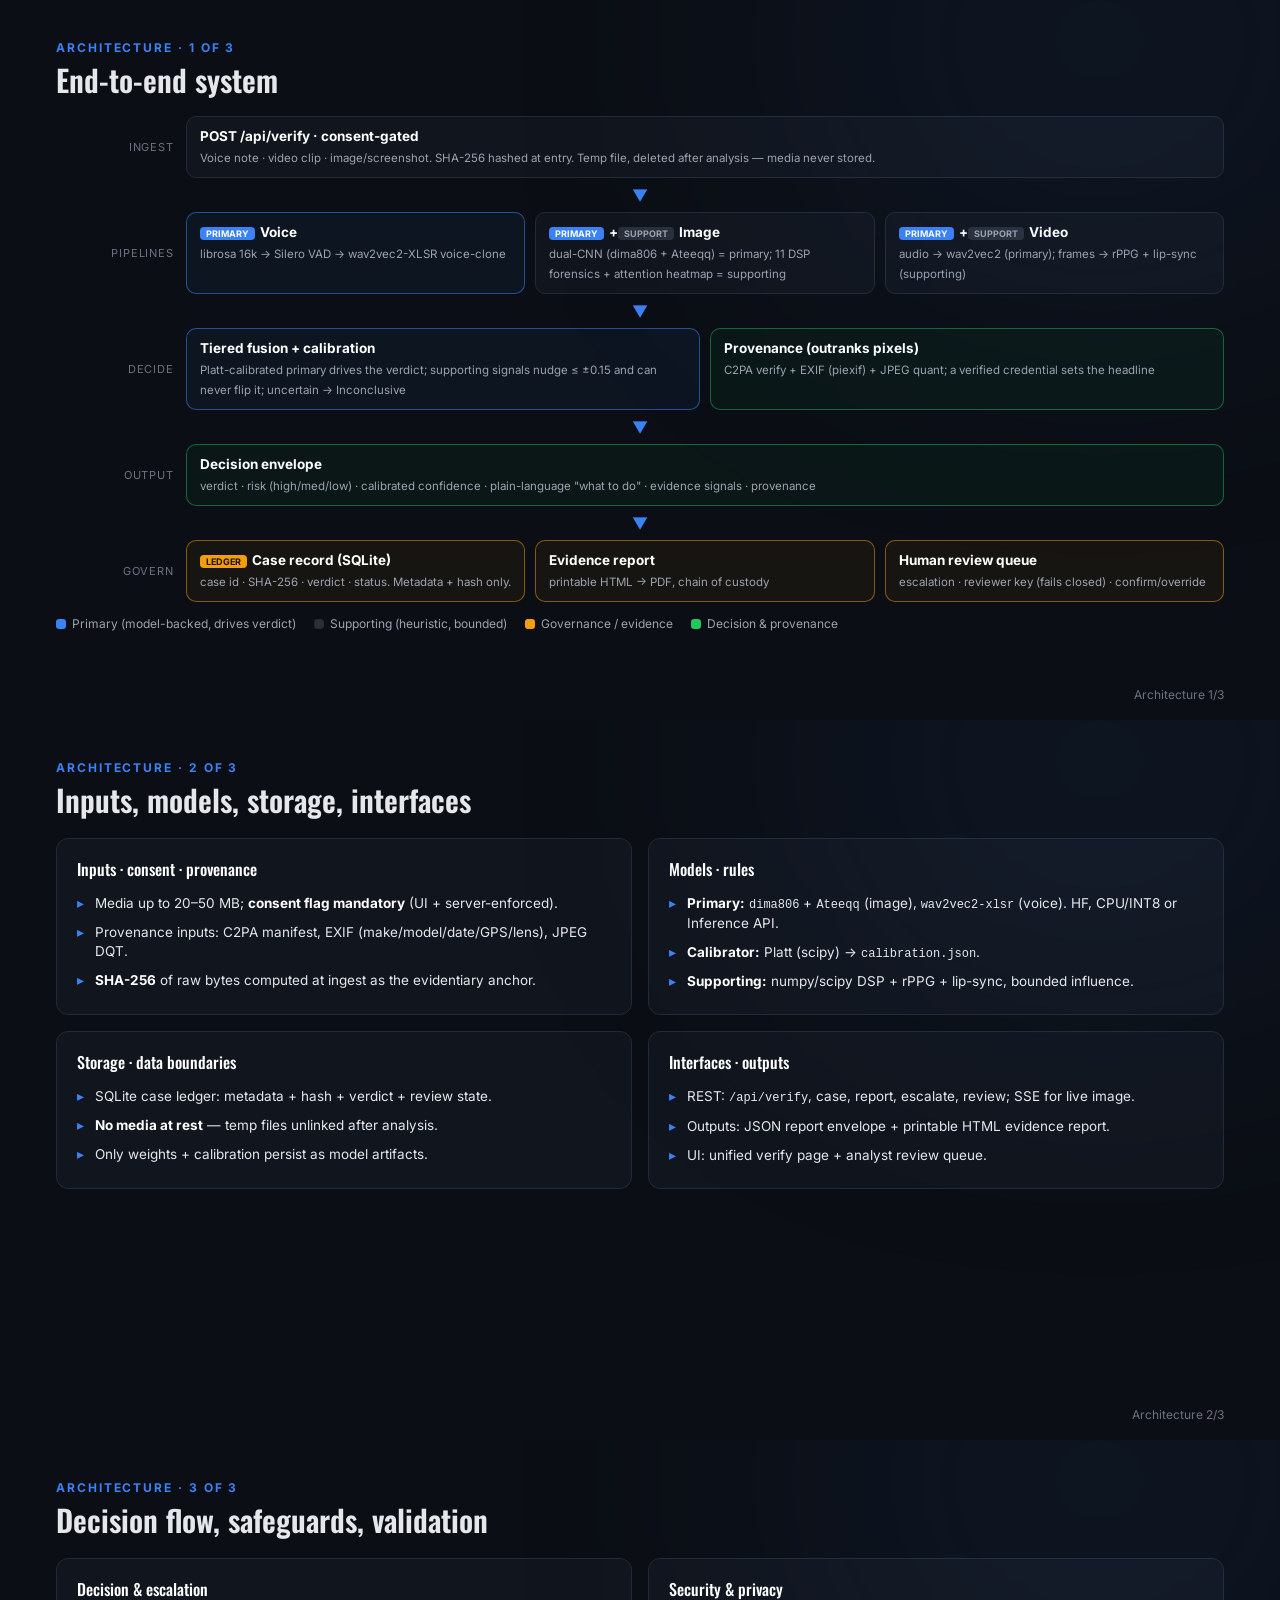
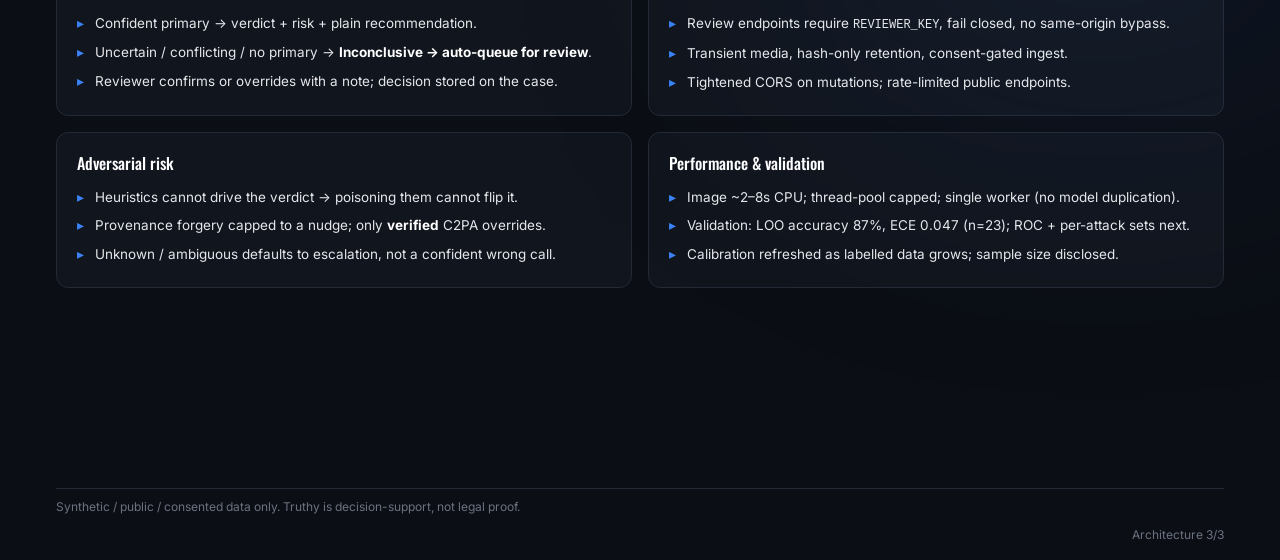
<file: submission/architecture.html>
<!DOCTYPE html>
<html lang="en"><head><meta charset="UTF-8">
<title>Truthy — Architecture Overview</title>
<link href="https://fonts.googleapis.com/css2?family=Oswald:wght@400;500;600;700&family=Inter:wght@400;500;600&display=swap" rel="stylesheet">
<style>
@page { size: 1280px 720px; margin: 0; }
*{box-sizing:border-box;margin:0;padding:0;}
:root{--bg:#0b0e14;--panel:#11151d;--panel2:#0e121a;--bd:#232a36;--tx:#e5e7eb;--mut:#9ca3af;--mut2:#6b7280;
--pri:#3b82f6;--sup:#8a8e96;--gov:#f59e0b;--ok:#22c55e;--hi:#ef4444;}
html{font-family:'Inter','Segoe UI',sans-serif;}
.page{width:1280px;height:720px;background:var(--bg);color:var(--tx);position:relative;overflow:hidden;page-break-after:always;padding:40px 56px;}
.page:last-child{page-break-after:auto;}
.glow{position:absolute;top:-160px;right:-120px;width:600px;height:400px;border-radius:50%;background:rgba(59,130,246,.10);filter:blur(150px);}
.kick{font-size:12px;letter-spacing:.16em;text-transform:uppercase;color:var(--pri);font-weight:700;}
h2{font-family:Oswald;font-size:30px;font-weight:600;margin:2px 0 4px;}
.flow{display:flex;flex-direction:column;gap:9px;margin-top:14px;}
.layer{display:flex;align-items:center;gap:12px;}
.lbl{width:118px;flex:0 0 auto;font-size:11px;text-transform:uppercase;letter-spacing:.08em;color:var(--mut2);text-align:right;}
.boxes{flex:1;display:flex;gap:10px;}
.box{flex:1;background:var(--panel);border:1px solid var(--bd);border-radius:10px;padding:11px 13px;}
.box b{display:block;color:#fff;font-size:13.5px;margin-bottom:2px;}
.box small{color:var(--mut);font-size:11.5px;line-height:1.3;}
.box.pri{border-color:rgba(59,130,246,.55);background:rgba(59,130,246,.06);}
.box.sup{border-color:var(--bd);}
.box.gov{border-color:rgba(245,158,11,.5);background:rgba(245,158,11,.05);}
.box.dec{border-color:rgba(34,197,94,.45);background:rgba(34,197,94,.05);}
.arrowrow{display:flex;justify-content:center;color:var(--pri);font-size:16px;margin:-2px 0;}
.tag{display:inline-block;font-size:9px;font-weight:700;text-transform:uppercase;padding:1px 6px;border-radius:4px;margin-right:5px;vertical-align:middle;}
.tag.pri{background:var(--pri);color:#fff;} .tag.sup{background:#2a2f3a;color:var(--mut);} .tag.gov{background:var(--gov);color:#1a1407;}
.legend{display:flex;gap:18px;margin-top:14px;font-size:12px;color:var(--mut);align-items:center;}
.legend span{display:inline-flex;align-items:center;gap:6px;}
.dot{width:10px;height:10px;border-radius:3px;display:inline-block;}
.note{position:absolute;right:56px;bottom:46px;left:56px;font-size:12px;color:var(--mut2);border-top:1px solid var(--bd);padding-top:10px;}
.pageno{position:absolute;bottom:18px;right:56px;font-size:12px;color:var(--mut2);}
.grid2{display:grid;grid-template-columns:1fr 1fr;gap:16px;margin-top:16px;}
.card{background:var(--panel);border:1px solid var(--bd);border-radius:12px;padding:18px 20px;}
.card h3{font-size:16px;color:#fff;margin-bottom:8px;font-family:Oswald;font-weight:500;}
ul{list-style:none;} ul li{font-size:13.5px;color:var(--tx);padding:5px 0 5px 18px;position:relative;line-height:1.4;}
ul li::before{content:"▸";position:absolute;left:0;color:var(--pri);}
ul li b{color:#fff;} .mono{font-family:ui-monospace,Menlo,Consolas,monospace;font-size:12px;}
</style></head>
<body>
<!-- PAGES -->
<section class="page"><div class="glow"></div>
  <div class="kick">Architecture · 1 of 3</div>
  <h2>End-to-end system</h2>
  <div class="flow">
    <div class="layer"><div class="lbl">Ingest</div><div class="boxes">
      <div class="box"><b>POST /api/verify · consent-gated</b><small>Voice note · video clip · image/screenshot. SHA-256 hashed at entry. Temp file, deleted after analysis — media never stored.</small></div>
    </div></div>
    <div class="arrowrow">▼</div>
    <div class="layer"><div class="lbl">Pipelines</div><div class="boxes">
      <div class="box pri"><b><span class="tag pri">primary</span>Voice</b><small>librosa 16k → Silero VAD → wav2vec2-XLSR voice-clone</small></div>
      <div class="box"><b><span class="tag pri">primary</span>+<span class="tag sup">support</span>Image</b><small>dual-CNN (dima806 + Ateeqq) = primary; 11 DSP forensics + attention heatmap = supporting</small></div>
      <div class="box"><b><span class="tag pri">primary</span>+<span class="tag sup">support</span>Video</b><small>audio → wav2vec2 (primary); frames → rPPG + lip-sync (supporting)</small></div>
    </div></div>
    <div class="arrowrow">▼</div>
    <div class="layer"><div class="lbl">Decide</div><div class="boxes">
      <div class="box pri"><b>Tiered fusion + calibration</b><small>Platt-calibrated primary drives the verdict; supporting signals nudge ≤ ±0.15 and can never flip it; uncertain → Inconclusive</small></div>
      <div class="box dec"><b>Provenance (outranks pixels)</b><small>C2PA verify + EXIF (piexif) + JPEG quant; a verified credential sets the headline</small></div>
    </div></div>
    <div class="arrowrow">▼</div>
    <div class="layer"><div class="lbl">Output</div><div class="boxes">
      <div class="box dec"><b>Decision envelope</b><small>verdict · risk (high/med/low) · calibrated confidence · plain-language "what to do" · evidence signals · provenance</small></div>
    </div></div>
    <div class="arrowrow">▼</div>
    <div class="layer"><div class="lbl">Govern</div><div class="boxes">
      <div class="box gov"><b><span class="tag gov">ledger</span>Case record (SQLite)</b><small>case id · SHA-256 · verdict · status. Metadata + hash only.</small></div>
      <div class="box gov"><b>Evidence report</b><small>printable HTML → PDF, chain of custody</small></div>
      <div class="box gov"><b>Human review queue</b><small>escalation · reviewer key (fails closed) · confirm/override</small></div>
    </div></div>
  </div>
  <div class="legend">
    <span><i class="dot" style="background:var(--pri)"></i> Primary (model-backed, drives verdict)</span>
    <span><i class="dot" style="background:#2a2f3a;border:1px solid var(--bd)"></i> Supporting (heuristic, bounded)</span>
    <span><i class="dot" style="background:var(--gov)"></i> Governance / evidence</span>
    <span><i class="dot" style="background:var(--ok)"></i> Decision &amp; provenance</span>
  </div>
  <div class="pageno">Architecture 1/3</div>
</section>

<section class="page"><div class="glow"></div>
  <div class="kick">Architecture · 2 of 3</div>
  <h2>Inputs, models, storage, interfaces</h2>
  <div class="grid2">
    <div class="card"><h3>Inputs · consent · provenance</h3><ul>
      <li>Media up to 20–50 MB; <b>consent flag mandatory</b> (UI + server-enforced).</li>
      <li>Provenance inputs: C2PA manifest, EXIF (make/model/date/GPS/lens), JPEG DQT.</li>
      <li><b>SHA-256</b> of raw bytes computed at ingest as the evidentiary anchor.</li>
    </ul></div>
    <div class="card"><h3>Models · rules</h3><ul>
      <li><b>Primary:</b> <span class="mono">dima806</span> + <span class="mono">Ateeqq</span> (image), <span class="mono">wav2vec2-xlsr</span> (voice). HF, CPU/INT8 or Inference API.</li>
      <li><b>Calibrator:</b> Platt (scipy) → <span class="mono">calibration.json</span>.</li>
      <li><b>Supporting:</b> numpy/scipy DSP + rPPG + lip-sync, bounded influence.</li>
    </ul></div>
    <div class="card"><h3>Storage · data boundaries</h3><ul>
      <li>SQLite case ledger: metadata + hash + verdict + review state.</li>
      <li><b>No media at rest</b> — temp files unlinked after analysis.</li>
      <li>Only weights + calibration persist as model artifacts.</li>
    </ul></div>
    <div class="card"><h3>Interfaces · outputs</h3><ul>
      <li>REST: <span class="mono">/api/verify</span>, case, report, escalate, review; SSE for live image.</li>
      <li>Outputs: JSON report envelope + printable HTML evidence report.</li>
      <li>UI: unified verify page + analyst review queue.</li>
    </ul></div>
  </div>
  <div class="pageno">Architecture 2/3</div>
</section>

<section class="page"><div class="glow"></div>
  <div class="kick">Architecture · 3 of 3</div>
  <h2>Decision flow, safeguards, validation</h2>
  <div class="grid2">
    <div class="card"><h3>Decision &amp; escalation</h3><ul>
      <li>Confident primary → verdict + risk + plain recommendation.</li>
      <li>Uncertain / conflicting / no primary → <b>Inconclusive → auto-queue for review</b>.</li>
      <li>Reviewer confirms or overrides with a note; decision stored on the case.</li>
    </ul></div>
    <div class="card"><h3>Security &amp; privacy</h3><ul>
      <li>Review endpoints require <span class="mono">REVIEWER_KEY</span>, fail closed, no same-origin bypass.</li>
      <li>Transient media, hash-only retention, consent-gated ingest.</li>
      <li>Tightened CORS on mutations; rate-limited public endpoints.</li>
    </ul></div>
    <div class="card"><h3>Adversarial risk</h3><ul>
      <li>Heuristics cannot drive the verdict → poisoning them cannot flip it.</li>
      <li>Provenance forgery capped to a nudge; only <b>verified</b> C2PA overrides.</li>
      <li>Unknown / ambiguous defaults to escalation, not a confident wrong call.</li>
    </ul></div>
    <div class="card"><h3>Performance &amp; validation</h3><ul>
      <li>Image ~2–8s CPU; thread-pool capped; single worker (no model duplication).</li>
      <li>Validation: LOO accuracy 87%, ECE 0.047 (n=23); ROC + per-attack sets next.</li>
      <li>Calibration refreshed as labelled data grows; sample size disclosed.</li>
    </ul></div>
  </div>
  <div class="note">Synthetic / public / consented data only. Truthy is decision-support, not legal proof.</div>
  <div class="pageno">Architecture 3/3</div>
</section>
</body></html>
</file>
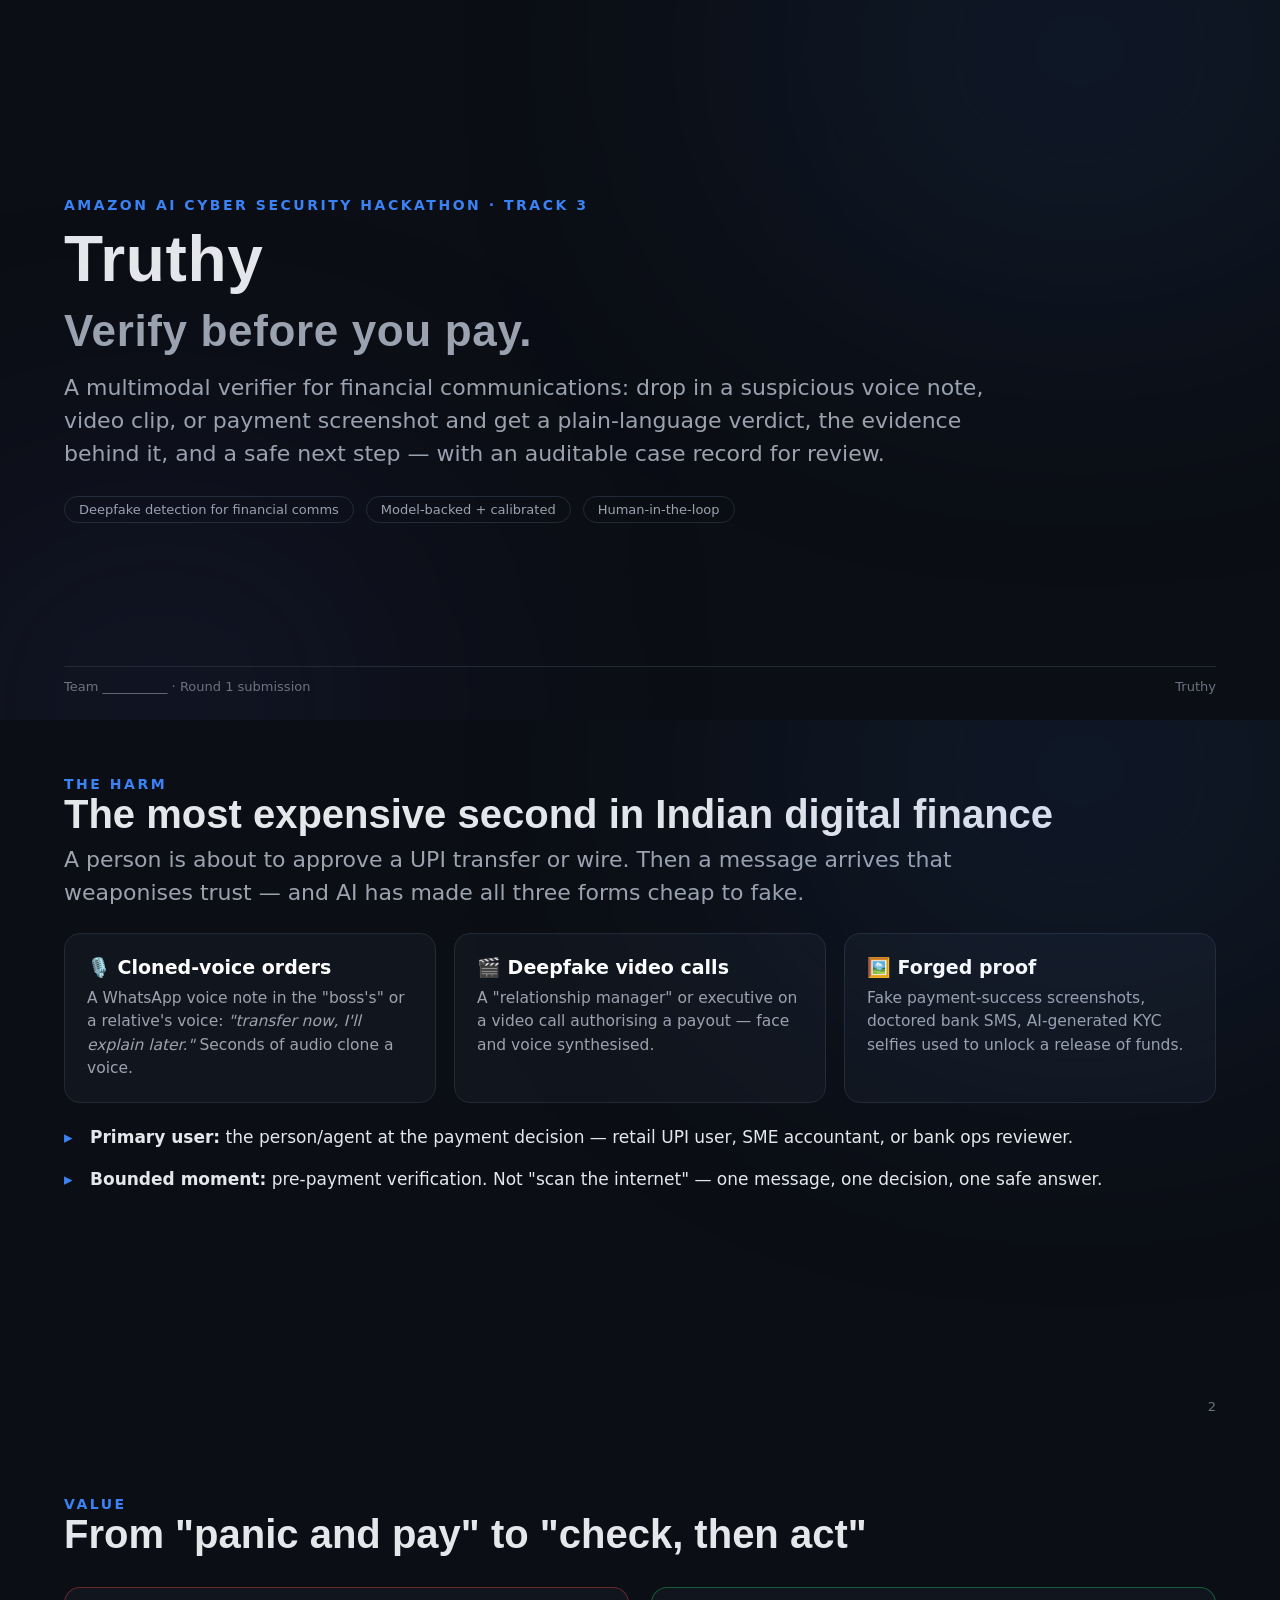
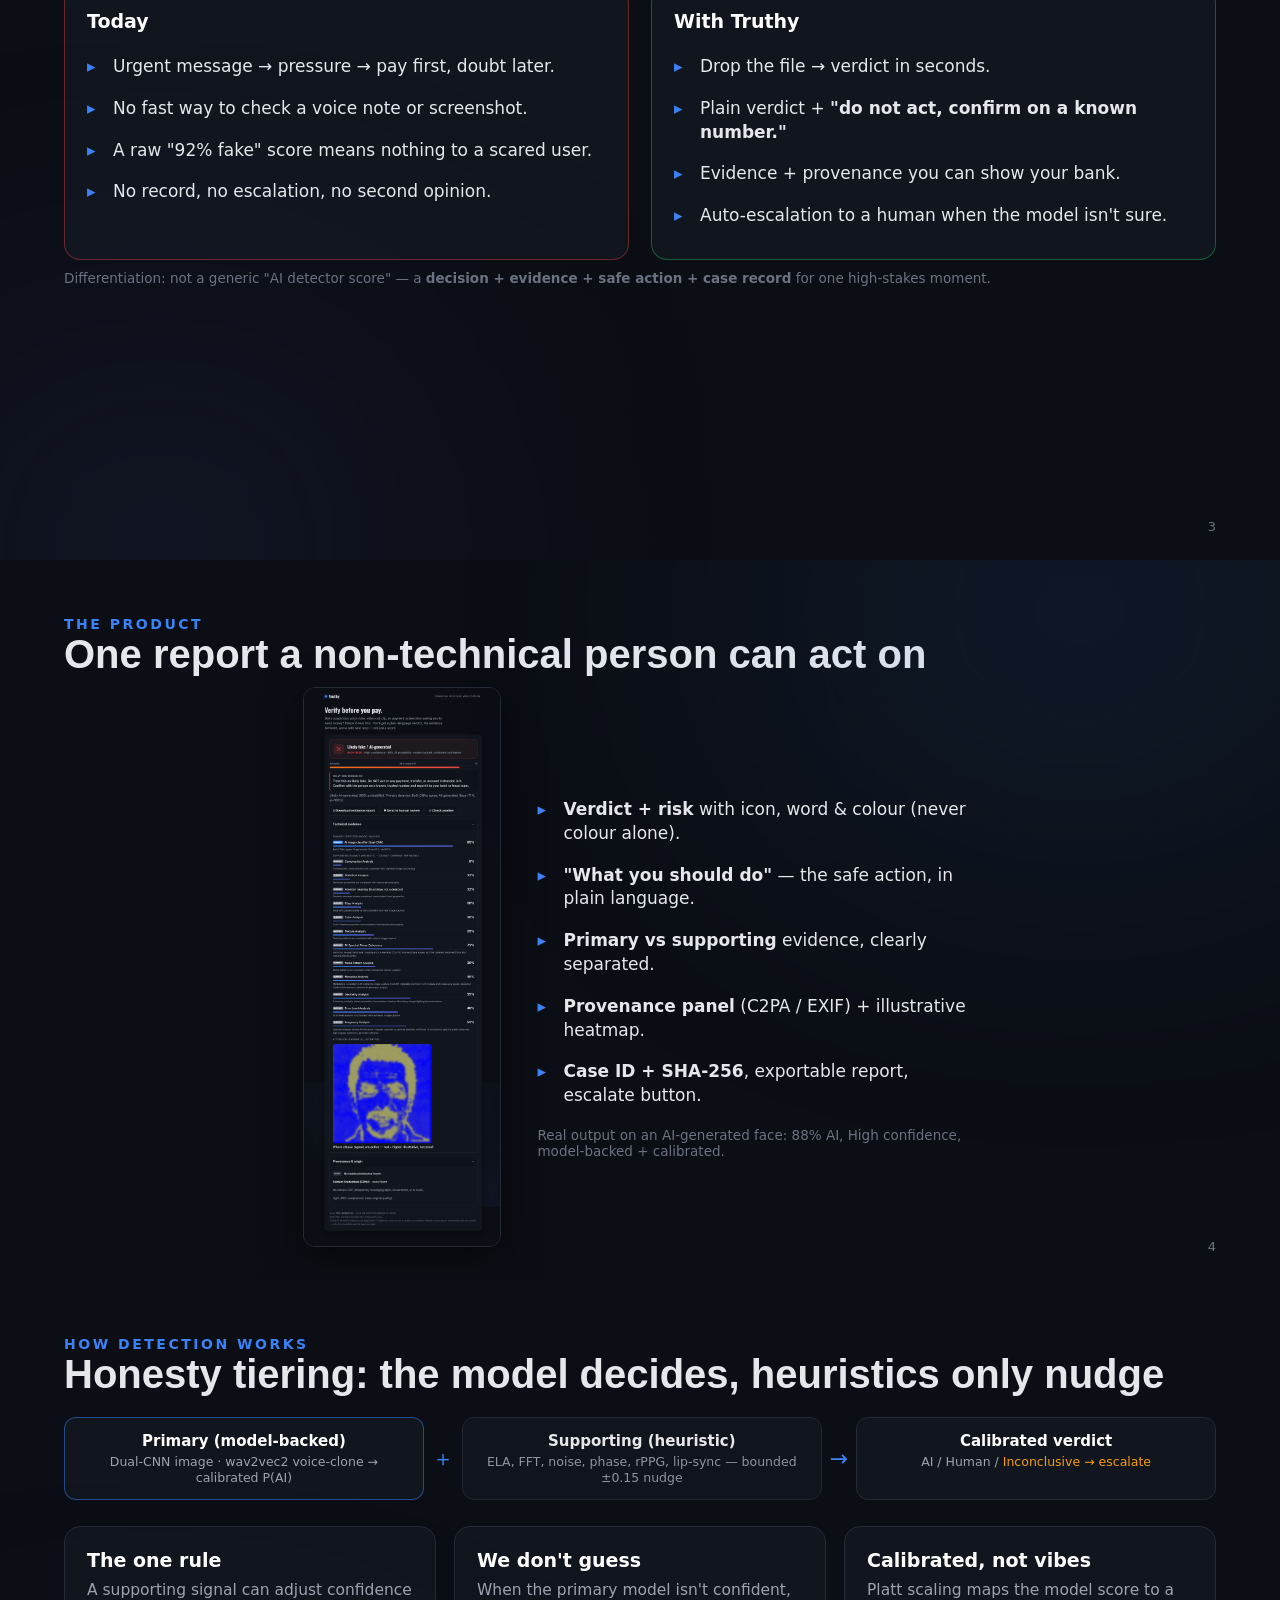
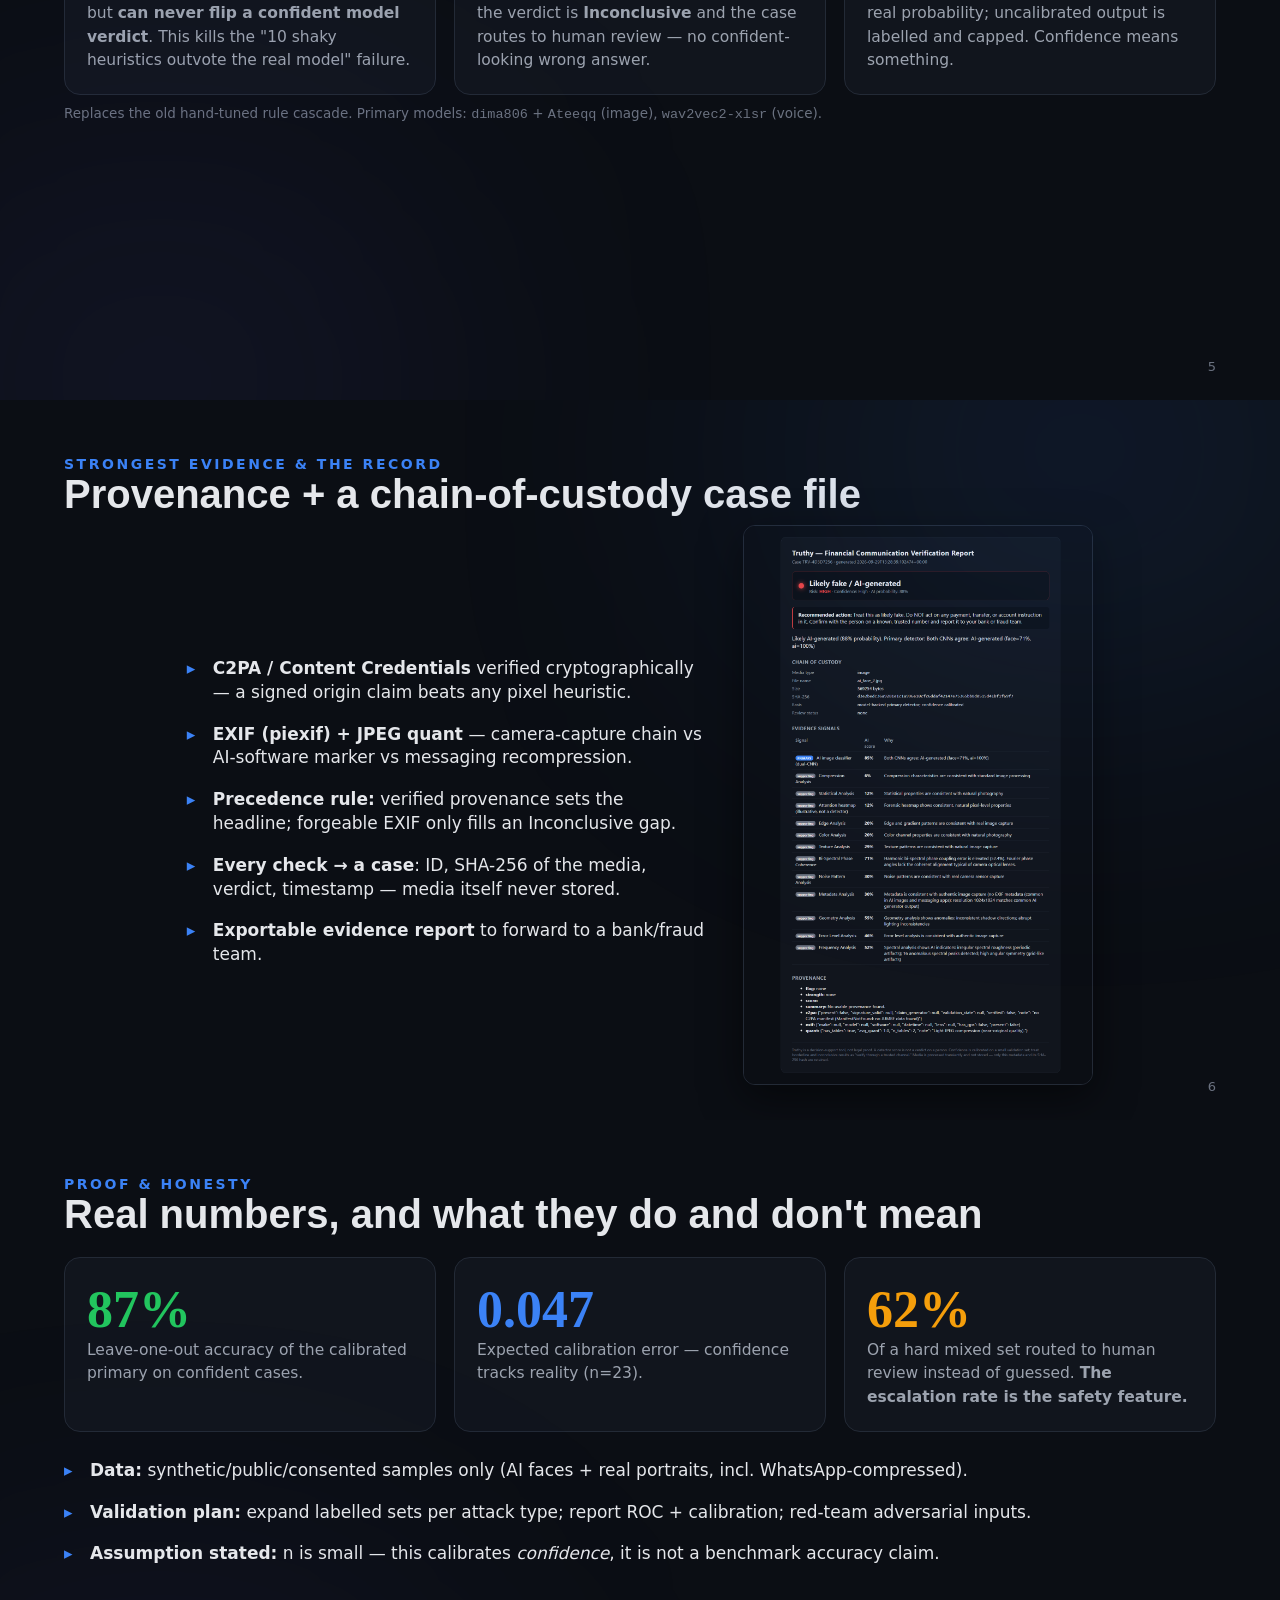
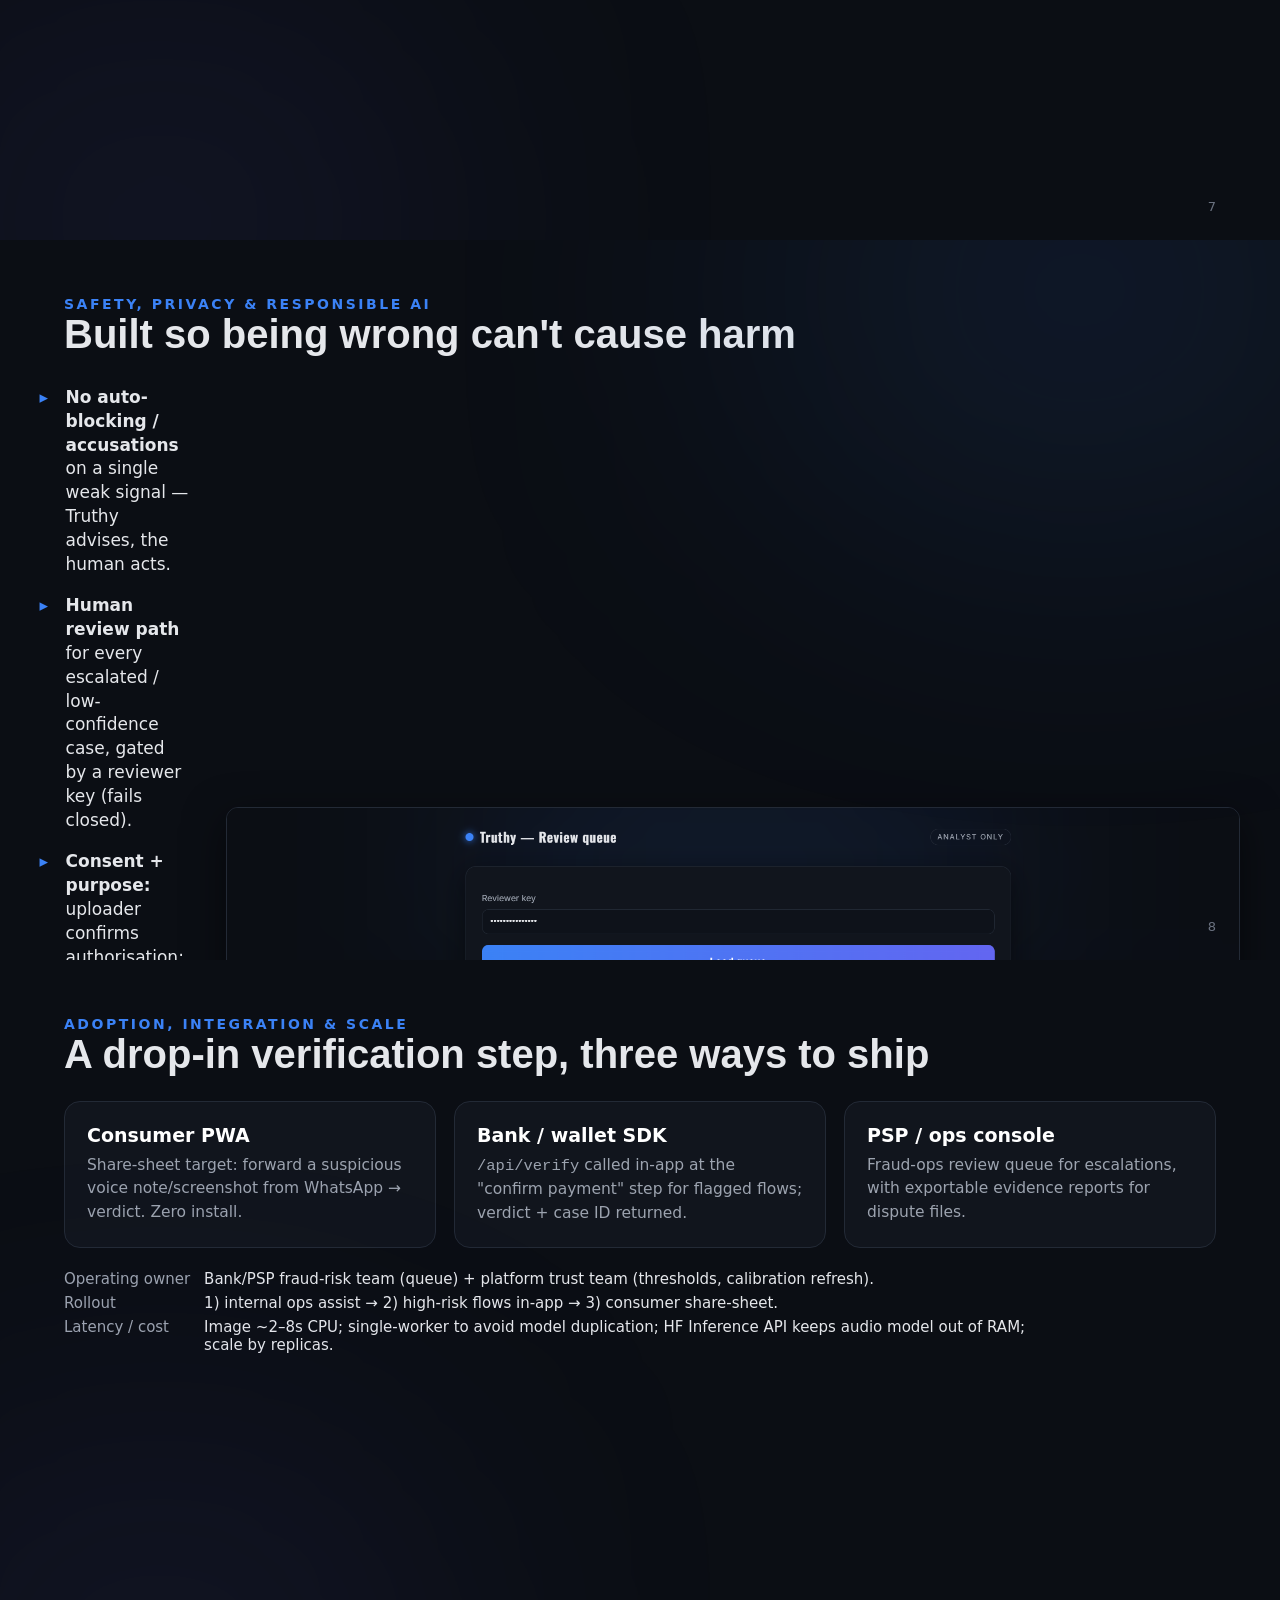
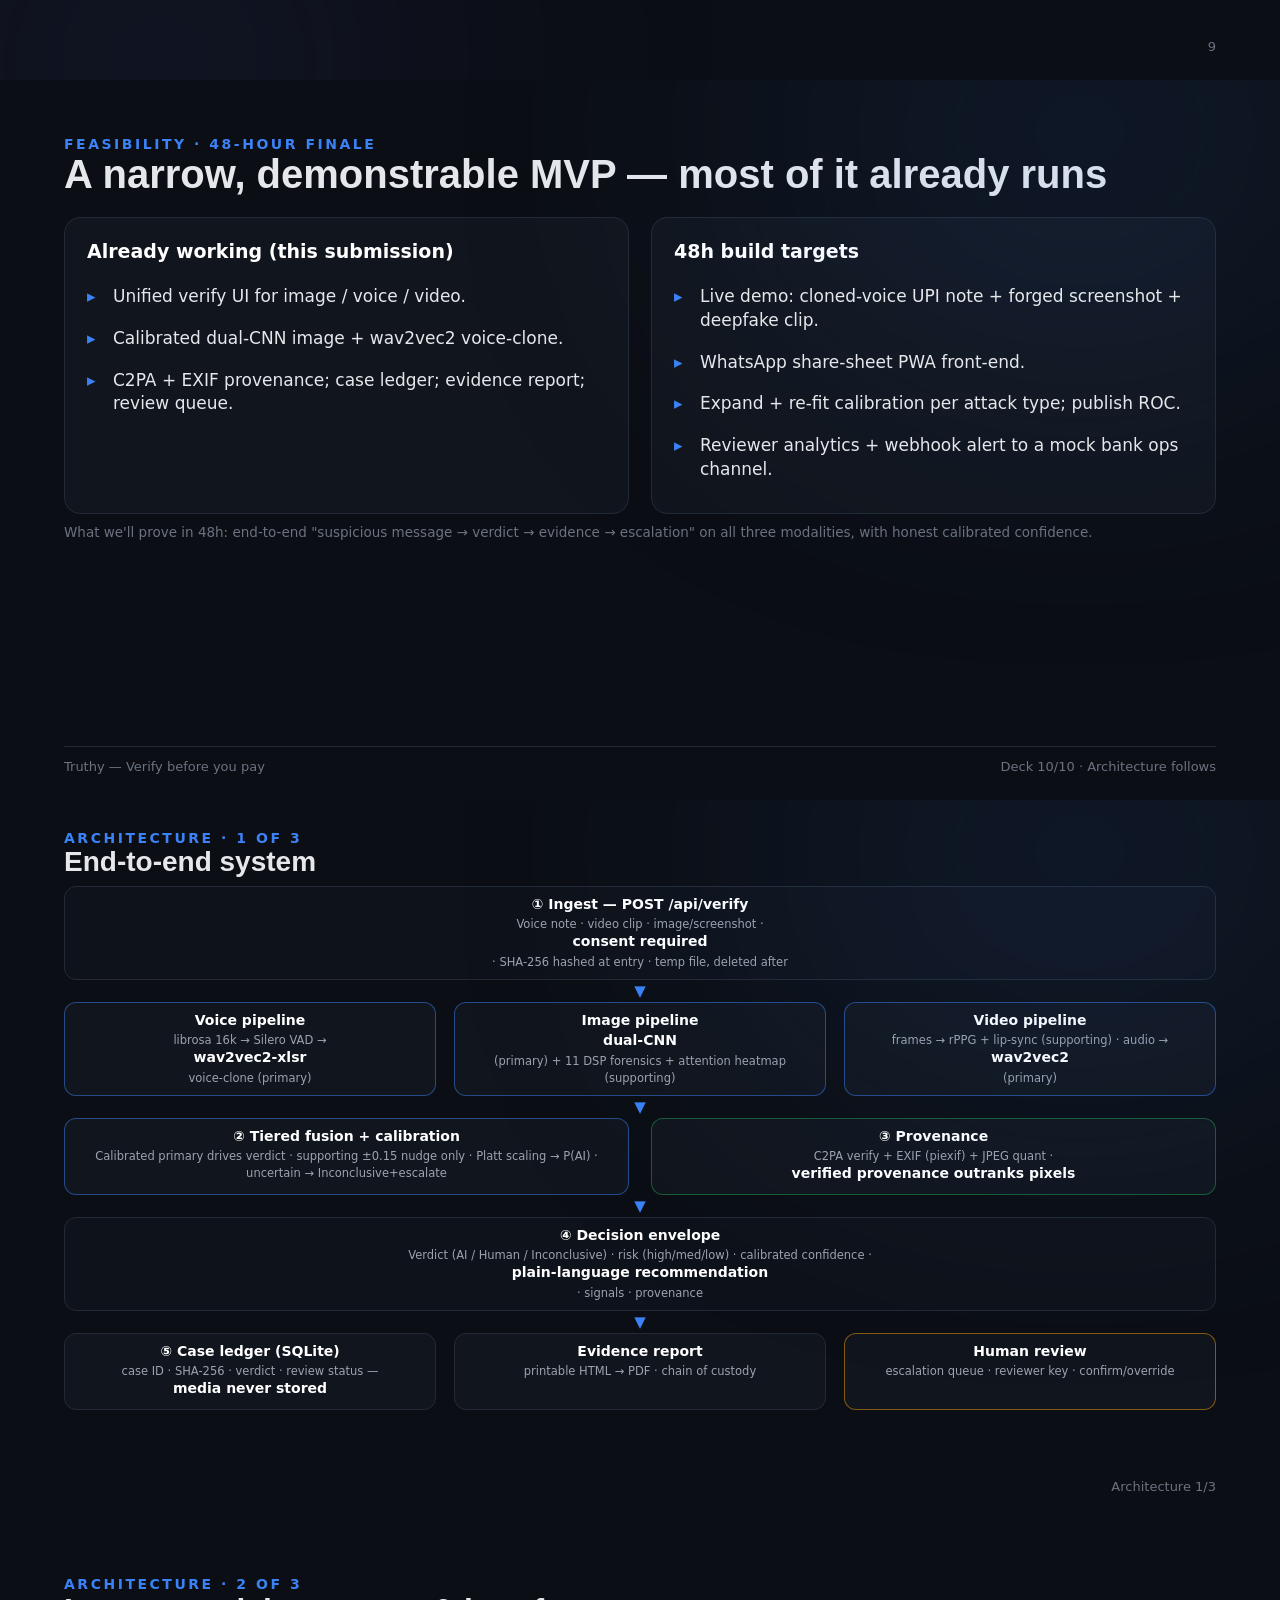
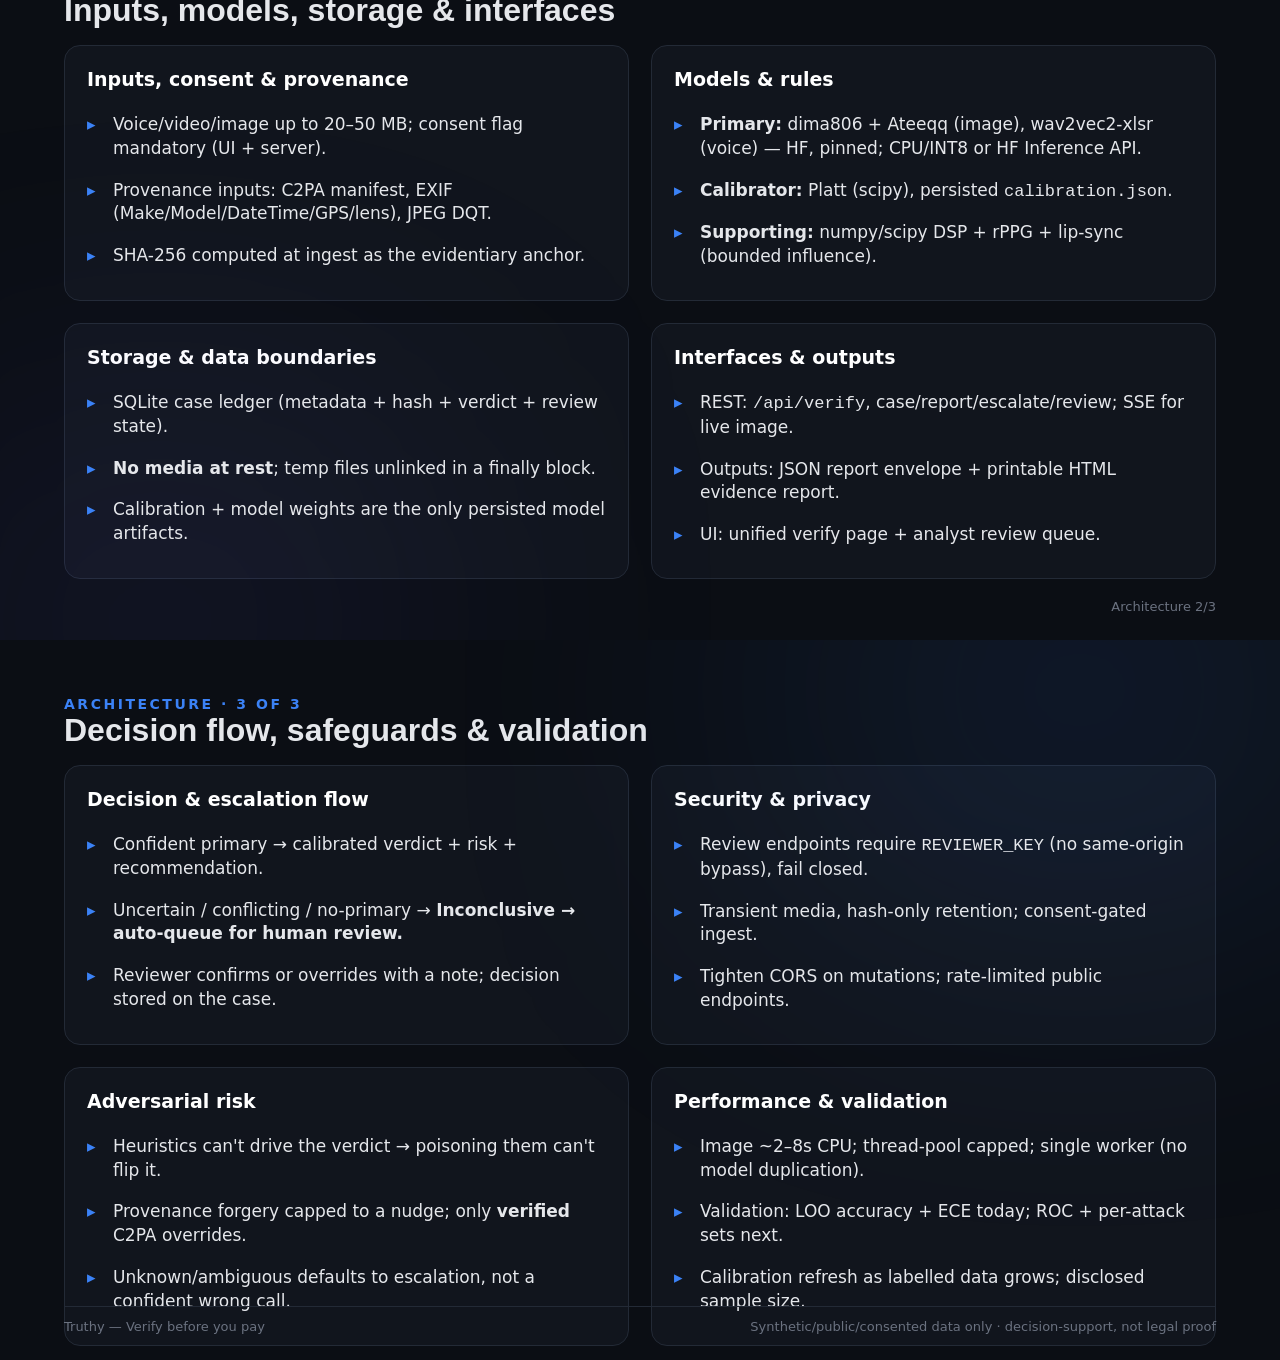
<file: submission/deck.html>
<!DOCTYPE html>
<html lang="en"><head><meta charset="UTF-8">
<title>Truthy — Round 1 Submission</title>
<style>
@page { size: 1280px 720px; margin: 0; }
* { box-sizing: border-box; margin: 0; padding: 0; }
:root{--bg:#0b0e14;--panel:#11151d;--panel2:#0e121a;--bd:#232a36;--tx:#e5e7eb;--mut:#9ca3af;--mut2:#6b7280;--br:#3b82f6;--br2:#6366f1;--hi:#ef4444;--me:#f59e0b;--lo:#22c55e;}
html{font-family:'Segoe UI',Inter,system-ui,sans-serif;}
.page{width:1280px;height:720px;background:var(--bg);color:var(--tx);position:relative;overflow:hidden;page-break-after:always;padding:56px 64px;}
.page:last-child{page-break-after:auto;}
.glow{position:absolute;top:-160px;right:-120px;width:640px;height:420px;border-radius:50%;background:rgba(59,130,246,.13);filter:blur(150px);pointer-events:none;}
.glow2{position:absolute;bottom:-160px;left:-100px;width:520px;height:360px;border-radius:50%;background:rgba(99,102,241,.12);filter:blur(150px);}
.kick{font-size:14px;letter-spacing:.18em;text-transform:uppercase;color:var(--br);font-weight:700;}
h1{font-family:Oswald,'Segoe UI',sans-serif;font-size:64px;font-weight:700;line-height:1.02;margin:14px 0;letter-spacing:.01em;}
h2{font-family:Oswald,'Segoe UI',sans-serif;font-size:40px;font-weight:600;margin-bottom:6px;}
.lead{font-size:22px;color:var(--mut);max-width:920px;line-height:1.5;}
.foot{position:absolute;bottom:26px;left:64px;right:64px;display:flex;justify-content:space-between;font-size:13px;color:var(--mut2);border-top:1px solid var(--bd);padding-top:12px;}
.tag{display:inline-block;font-size:13px;color:var(--mut);border:1px solid var(--bd);border-radius:999px;padding:5px 14px;}
.grid2{display:grid;grid-template-columns:1fr 1fr;gap:22px;margin-top:24px;}
.grid3{display:grid;grid-template-columns:1fr 1fr 1fr;gap:18px;margin-top:24px;}
.card{background:var(--panel);border:1px solid var(--bd);border-radius:16px;padding:22px;}
.card h3{font-size:19px;margin-bottom:8px;color:#fff;}
.card p{font-size:15.5px;color:var(--mut);line-height:1.5;}
.big{font-size:52px;font-weight:800;font-family:Oswald;}
.hi{color:var(--hi);}.me{color:var(--me);}.lo{color:var(--lo);}.brc{color:var(--br);}
ul.clean{list-style:none;margin-top:14px;}
ul.clean li{font-size:17px;color:var(--tx);padding:9px 0 9px 26px;position:relative;line-height:1.4;}
ul.clean li::before{content:"▸";position:absolute;left:0;color:var(--br);}
.shot{border:1px solid var(--bd);border-radius:12px;max-height:540px;box-shadow:0 12px 40px rgba(0,0,0,.5);}
.center{display:flex;align-items:center;justify-content:center;gap:36px;}
.pageno{position:absolute;bottom:26px;right:64px;font-size:13px;color:var(--mut2);}
.title-wrap{height:100%;display:flex;flex-direction:column;justify-content:center;}
.pill-row{display:flex;gap:12px;margin-top:26px;}
.flow{display:flex;align-items:stretch;gap:0;margin-top:20px;}
.node{background:var(--panel);border:1px solid var(--bd);border-radius:12px;padding:14px 16px;font-size:14px;flex:1;text-align:center;}
.node b{display:block;color:#fff;font-size:15px;margin-bottom:3px;}
.node small{color:var(--mut);font-size:12.5px;}
.arrow{display:flex;align-items:center;color:var(--br);font-size:22px;padding:0 8px;}
.prim{border-color:rgba(59,130,246,.5);}
.supp{border-color:var(--bd);opacity:.9;}
.note{font-size:13.5px;color:var(--mut2);margin-top:10px;}
.kv{display:grid;grid-template-columns:auto 1fr;gap:6px 14px;font-size:15px;margin-top:8px;}
.kv .k{color:var(--mut);}
</style></head>
<body>

<!-- SLIDE 1 — TITLE -->
<section class="page"><div class="glow"></div><div class="glow2"></div>
  <div class="title-wrap">
    <div class="kick">Amazon AI Cyber Security Hackathon · Track 3</div>
    <h1>Truthy<br><span style="font-size:44px;color:var(--mut);font-weight:600">Verify before you pay.</span></h1>
    <p class="lead">A multimodal verifier for financial communications: drop in a suspicious voice note,
      video clip, or payment screenshot and get a plain-language verdict, the evidence behind it, and a
      safe next step — with an auditable case record for review.</p>
    <div class="pill-row">
      <span class="tag">Deepfake detection for financial comms</span>
      <span class="tag">Model-backed + calibrated</span>
      <span class="tag">Human-in-the-loop</span>
    </div>
  </div>
  <div class="foot"><span>Team __________ · Round 1 submission</span><span>Truthy</span></div>
</section>

<!-- SLIDE 2 — PROBLEM / USER -->
<section class="page"><div class="glow"></div>
  <div class="kick">The harm</div>
  <h2>The most expensive second in Indian digital finance</h2>
  <p class="lead">A person is about to approve a UPI transfer or wire. Then a message arrives that
    weaponises trust — and AI has made all three forms cheap to fake.</p>
  <div class="grid3">
    <div class="card"><h3>🎙️ Cloned-voice orders</h3><p>A WhatsApp voice note in the "boss's" or a
      relative's voice: <i>"transfer now, I'll explain later."</i> Seconds of audio clone a voice.</p></div>
    <div class="card"><h3>🎬 Deepfake video calls</h3><p>A "relationship manager" or executive on a
      video call authorising a payout — face and voice synthesised.</p></div>
    <div class="card"><h3>🖼️ Forged proof</h3><p>Fake payment-success screenshots, doctored bank SMS,
      AI-generated KYC selfies used to unlock a release of funds.</p></div>
  </div>
  <ul class="clean">
    <li><b>Primary user:</b> the person/agent at the payment decision — retail UPI user, SME accountant, or bank ops reviewer.</li>
    <li><b>Bounded moment:</b> pre-payment verification. Not "scan the internet" — one message, one decision, one safe answer.</li>
  </ul>
  <div class="pageno">2</div>
</section>

<!-- SLIDE 3 — BEFORE / AFTER -->
<section class="page"><div class="glow2"></div>
  <div class="kick">Value</div>
  <h2>From "panic and pay" to "check, then act"</h2>
  <div class="grid2" style="margin-top:30px">
    <div class="card" style="border-color:rgba(239,68,68,.4)">
      <h3 class="hi">Today</h3>
      <ul class="clean">
        <li>Urgent message → pressure → pay first, doubt later.</li>
        <li>No fast way to check a voice note or screenshot.</li>
        <li>A raw "92% fake" score means nothing to a scared user.</li>
        <li>No record, no escalation, no second opinion.</li>
      </ul>
    </div>
    <div class="card" style="border-color:rgba(34,197,94,.4)">
      <h3 class="lo">With Truthy</h3>
      <ul class="clean">
        <li>Drop the file → verdict in seconds.</li>
        <li>Plain verdict + <b>"do not act, confirm on a known number."</b></li>
        <li>Evidence + provenance you can show your bank.</li>
        <li>Auto-escalation to a human when the model isn't sure.</li>
      </ul>
    </div>
  </div>
  <p class="note">Differentiation: not a generic "AI detector score" — a <b>decision + evidence + safe action + case record</b> for one high-stakes moment.</p>
  <div class="pageno">3</div>
</section>

<!-- SLIDE 4 — PRODUCT WALKTHROUGH -->
<section class="page"><div class="glow"></div>
  <div class="kick">The product</div>
  <h2>One report a non-technical person can act on</h2>
  <div class="center" style="margin-top:10px">
    <img class="shot" src="assets/truthy-report-ai-image.png" style="max-height:560px">
    <div style="max-width:440px">
      <ul class="clean">
        <li><b>Verdict + risk</b> with icon, word & colour (never colour alone).</li>
        <li><b>"What you should do"</b> — the safe action, in plain language.</li>
        <li><b>Primary vs supporting</b> evidence, clearly separated.</li>
        <li><b>Provenance panel</b> (C2PA / EXIF) + illustrative heatmap.</li>
        <li><b>Case ID + SHA-256</b>, exportable report, escalate button.</li>
      </ul>
      <p class="note">Real output on an AI-generated face: 88% AI, High confidence, model-backed + calibrated.</p>
    </div>
  </div>
  <div class="pageno">4</div>
</section>

<!-- SLIDE 5 — DETECTION APPROACH (honesty tiering) -->
<section class="page"><div class="glow2"></div>
  <div class="kick">How detection works</div>
  <h2>Honesty tiering: the model decides, heuristics only nudge</h2>
  <div class="flow">
    <div class="node prim"><b>Primary (model-backed)</b><small>Dual-CNN image · wav2vec2 voice-clone → calibrated P(AI)</small></div>
    <div class="arrow">＋</div>
    <div class="node supp"><b>Supporting (heuristic)</b><small>ELA, FFT, noise, phase, rPPG, lip-sync — bounded ±0.15 nudge</small></div>
    <div class="arrow">→</div>
    <div class="node"><b>Calibrated verdict</b><small>AI / Human / <span class="me">Inconclusive → escalate</span></small></div>
  </div>
  <div class="grid3" style="margin-top:26px">
    <div class="card"><h3 class="brc">The one rule</h3><p>A supporting signal can adjust confidence but
      <b>can never flip a confident model verdict</b>. This kills the "10 shaky heuristics outvote the real model" failure.</p></div>
    <div class="card"><h3 class="me">We don't guess</h3><p>When the primary model isn't confident, the
      verdict is <b>Inconclusive</b> and the case routes to human review — no confident-looking wrong answer.</p></div>
    <div class="card"><h3 class="lo">Calibrated, not vibes</h3><p>Platt scaling maps the model score to a
      real probability; uncalibrated output is labelled and capped. Confidence means something.</p></div>
  </div>
  <p class="note">Replaces the old hand-tuned rule cascade. Primary models: <span style="font-family:monospace">dima806</span> + <span style="font-family:monospace">Ateeqq</span> (image), <span style="font-family:monospace">wav2vec2-xlsr</span> (voice).</p>
  <div class="pageno">5</div>
</section>

<!-- SLIDE 6 — PROVENANCE & EVIDENCE -->
<section class="page"><div class="glow"></div>
  <div class="kick">Strongest evidence & the record</div>
  <h2>Provenance + a chain-of-custody case file</h2>
  <div class="center" style="margin-top:8px">
    <div style="max-width:520px">
      <ul class="clean">
        <li><b>C2PA / Content Credentials</b> verified cryptographically — a signed origin claim beats any pixel heuristic.</li>
        <li><b>EXIF (piexif) + JPEG quant</b> — camera-capture chain vs AI-software marker vs messaging recompression.</li>
        <li><b>Precedence rule:</b> verified provenance sets the headline; forgeable EXIF only fills an Inconclusive gap.</li>
        <li><b>Every check → a case</b>: ID, SHA-256 of the media, verdict, timestamp — media itself never stored.</li>
        <li><b>Exportable evidence report</b> to forward to a bank/fraud team.</li>
      </ul>
    </div>
    <img class="shot" src="assets/truthy-evidence-report.png" style="max-height:560px">
  </div>
  <div class="pageno">6</div>
</section>

<!-- SLIDE 7 — DATA, VALIDATION, ASSUMPTIONS -->
<section class="page"><div class="glow2"></div>
  <div class="kick">Proof & honesty</div>
  <h2>Real numbers, and what they do and don't mean</h2>
  <div class="grid3" style="margin-top:20px">
    <div class="card"><div class="big lo">87%</div><p>Leave-one-out accuracy of the calibrated primary on confident cases.</p></div>
    <div class="card"><div class="big brc">0.047</div><p>Expected calibration error — confidence tracks reality (n=23).</p></div>
    <div class="card"><div class="big me">62%</div><p>Of a hard mixed set routed to human review instead of guessed. <b>The escalation rate is the safety feature.</b></p></div>
  </div>
  <ul class="clean" style="margin-top:18px">
    <li><b>Data:</b> synthetic/public/consented samples only (AI faces + real portraits, incl. WhatsApp-compressed).</li>
    <li><b>Validation plan:</b> expand labelled sets per attack type; report ROC + calibration; red-team adversarial inputs.</li>
    <li><b>Assumption stated:</b> n is small — this calibrates <i>confidence</i>, it is not a benchmark accuracy claim.</li>
  </ul>
  <div class="pageno">7</div>
</section>

<!-- SLIDE 8 — SAFETY & RESPONSIBLE AI -->
<section class="page"><div class="glow"></div>
  <div class="kick">Safety, privacy & responsible AI</div>
  <h2>Built so being wrong can't cause harm</h2>
  <div class="center" style="margin-top:6px">
    <div style="max-width:560px">
      <ul class="clean">
        <li><b>No auto-blocking / accusations</b> on a single weak signal — Truthy advises, the human acts.</li>
        <li><b>Human review path</b> for every escalated / low-confidence case, gated by a reviewer key (fails closed).</li>
        <li><b>Consent + purpose:</b> uploader confirms authorisation; enforced server-side.</li>
        <li><b>Privacy:</b> media processed transiently and <b>never stored</b> — only metadata + a SHA-256 hash.</li>
        <li><b>False-positive care:</b> WhatsApp recompression no longer forces "fake"; ambiguity → review.</li>
        <li><b>Adversarial awareness:</b> heuristics can't drive the verdict, so poisoning them can't flip it; provenance forgery is capped to a nudge.</li>
      </ul>
    </div>
    <img class="shot" src="assets/truthy-review-queue.png" style="max-height:520px">
  </div>
  <div class="pageno">8</div>
</section>

<!-- SLIDE 9 — ADOPTION & SCALE -->
<section class="page"><div class="glow2"></div>
  <div class="kick">Adoption, integration & scale</div>
  <h2>A drop-in verification step, three ways to ship</h2>
  <div class="grid3">
    <div class="card"><h3>Consumer PWA</h3><p>Share-sheet target: forward a suspicious voice note/screenshot from WhatsApp → verdict. Zero install.</p></div>
    <div class="card"><h3>Bank / wallet SDK</h3><p><span style="font-family:monospace">/api/verify</span> called in-app at the "confirm payment" step for flagged flows; verdict + case ID returned.</p></div>
    <div class="card"><h3>PSP / ops console</h3><p>Fraud-ops review queue for escalations, with exportable evidence reports for dispute files.</p></div>
  </div>
  <div class="kv" style="margin-top:22px;max-width:1000px">
    <div class="k">Operating owner</div><div>Bank/PSP fraud-risk team (queue) + platform trust team (thresholds, calibration refresh).</div>
    <div class="k">Rollout</div><div>1) internal ops assist → 2) high-risk flows in-app → 3) consumer share-sheet.</div>
    <div class="k">Latency / cost</div><div>Image ~2–8s CPU; single-worker to avoid model duplication; HF Inference API keeps audio model out of RAM; scale by replicas.</div>
  </div>
  <div class="pageno">9</div>
</section>

<!-- SLIDE 10 — 48H FINALE PLAN -->
<section class="page"><div class="glow"></div>
  <div class="kick">Feasibility · 48-hour finale</div>
  <h2>A narrow, demonstrable MVP — most of it already runs</h2>
  <div class="grid2" style="margin-top:20px">
    <div class="card"><h3 class="lo">Already working (this submission)</h3>
      <ul class="clean">
        <li>Unified verify UI for image / voice / video.</li>
        <li>Calibrated dual-CNN image + wav2vec2 voice-clone.</li>
        <li>C2PA + EXIF provenance; case ledger; evidence report; review queue.</li>
      </ul></div>
    <div class="card"><h3 class="brc">48h build targets</h3>
      <ul class="clean">
        <li>Live demo: cloned-voice UPI note + forged screenshot + deepfake clip.</li>
        <li>WhatsApp share-sheet PWA front-end.</li>
        <li>Expand + re-fit calibration per attack type; publish ROC.</li>
        <li>Reviewer analytics + webhook alert to a mock bank ops channel.</li>
      </ul></div>
  </div>
  <p class="note">What we'll prove in 48h: end-to-end "suspicious message → verdict → evidence → escalation" on all three modalities, with honest calibrated confidence.</p>
  <div class="foot"><span>Truthy — Verify before you pay</span><span>Deck 10/10 · Architecture follows</span></div>
</section>

<!-- ARCH 1 — END-TO-END DIAGRAM -->
<section class="page" style="padding:30px 64px"><div class="glow"></div>
  <div class="kick">Architecture · 1 of 3</div>
  <h2 style="font-size:28px;margin-bottom:2px">End-to-end system</h2>
  <div id="a1" style="margin-top:8px">
  <style>#a1 .node{padding:9px 14px}#a1 .node small{font-size:11.5px;line-height:1.3}#a1 .node b{font-size:14px}.adn{text-align:center;color:var(--br);font-size:15px;margin:2px 0;}</style>
    <div class="node" style="flex:none;background:var(--panel2)"><b>① Ingest — POST /api/verify</b><small>Voice note · video clip · image/screenshot · <b>consent required</b> · SHA-256 hashed at entry · temp file, deleted after</small></div>
    <div class="adn">▼</div>
    <div class="grid3" style="margin:0">
      <div class="node prim"><b>Voice pipeline</b><small>librosa 16k → Silero VAD → <b>wav2vec2-xlsr</b> voice-clone (primary)</small></div>
      <div class="node prim"><b>Image pipeline</b><small><b>dual-CNN</b> (primary) + 11 DSP forensics + attention heatmap (supporting)</small></div>
      <div class="node prim"><b>Video pipeline</b><small>frames → rPPG + lip-sync (supporting) · audio → <b>wav2vec2</b> (primary)</small></div>
    </div>
    <div class="adn">▼</div>
    <div class="grid2" style="margin:0">
      <div class="node" style="background:var(--panel);border-color:rgba(59,130,246,.5)"><b>② Tiered fusion + calibration</b><small>Calibrated primary drives verdict · supporting ±0.15 nudge only · Platt scaling → P(AI) · uncertain → Inconclusive+escalate</small></div>
      <div class="node" style="background:var(--panel);border-color:rgba(34,197,94,.4)"><b>③ Provenance</b><small>C2PA verify + EXIF (piexif) + JPEG quant · <b>verified provenance outranks pixels</b></small></div>
    </div>
    <div class="adn">▼</div>
    <div class="node" style="flex:none;background:var(--panel2)"><b>④ Decision envelope</b><small>Verdict (AI / Human / Inconclusive) · risk (high/med/low) · calibrated confidence · <b>plain-language recommendation</b> · signals · provenance</small></div>
    <div class="adn">▼</div>
    <div class="grid3" style="margin:0">
      <div class="node"><b>⑤ Case ledger (SQLite)</b><small>case ID · SHA-256 · verdict · review status — <b>media never stored</b></small></div>
      <div class="node"><b>Evidence report</b><small>printable HTML → PDF · chain of custody</small></div>
      <div class="node" style="border-color:rgba(245,158,11,.5)"><b>Human review</b><small>escalation queue · reviewer key · confirm/override</small></div>
    </div>
  </div>
  <div class="pageno">Architecture 1/3</div>
</section>

<!-- ARCH 2 — COMPONENTS, INPUTS, STORAGE -->
<section class="page"><div class="glow2"></div>
  <div class="kick">Architecture · 2 of 3</div>
  <h2 style="font-size:32px">Inputs, models, storage & interfaces</h2>
  <div class="grid2" style="margin-top:16px">
    <div class="card"><h3>Inputs, consent & provenance</h3>
      <ul class="clean">
        <li>Voice/video/image up to 20–50 MB; consent flag mandatory (UI + server).</li>
        <li>Provenance inputs: C2PA manifest, EXIF (Make/Model/DateTime/GPS/lens), JPEG DQT.</li>
        <li>SHA-256 computed at ingest as the evidentiary anchor.</li>
      </ul></div>
    <div class="card"><h3>Models & rules</h3>
      <ul class="clean">
        <li><b>Primary:</b> dima806 + Ateeqq (image), wav2vec2-xlsr (voice) — HF, pinned; CPU/INT8 or HF Inference API.</li>
        <li><b>Calibrator:</b> Platt (scipy), persisted <span style="font-family:monospace">calibration.json</span>.</li>
        <li><b>Supporting:</b> numpy/scipy DSP + rPPG + lip-sync (bounded influence).</li>
      </ul></div>
    <div class="card"><h3>Storage & data boundaries</h3>
      <ul class="clean">
        <li>SQLite case ledger (metadata + hash + verdict + review state).</li>
        <li><b>No media at rest</b>; temp files unlinked in a finally block.</li>
        <li>Calibration + model weights are the only persisted model artifacts.</li>
      </ul></div>
    <div class="card"><h3>Interfaces & outputs</h3>
      <ul class="clean">
        <li>REST: <span style="font-family:monospace">/api/verify</span>, case/report/escalate/review; SSE for live image.</li>
        <li>Outputs: JSON report envelope + printable HTML evidence report.</li>
        <li>UI: unified verify page + analyst review queue.</li>
      </ul></div>
  </div>
  <div class="pageno">Architecture 2/3</div>
</section>

<!-- ARCH 3 — FLOW, SECURITY, PERF -->
<section class="page"><div class="glow"></div>
  <div class="kick">Architecture · 3 of 3</div>
  <h2 style="font-size:32px">Decision flow, safeguards & validation</h2>
  <div class="grid2" style="margin-top:16px">
    <div class="card"><h3>Decision & escalation flow</h3>
      <ul class="clean">
        <li>Confident primary → calibrated verdict + risk + recommendation.</li>
        <li>Uncertain / conflicting / no-primary → <b>Inconclusive → auto-queue for human review.</b></li>
        <li>Reviewer confirms or overrides with a note; decision stored on the case.</li>
      </ul></div>
    <div class="card"><h3>Security & privacy</h3>
      <ul class="clean">
        <li>Review endpoints require <span style="font-family:monospace">REVIEWER_KEY</span> (no same-origin bypass), fail closed.</li>
        <li>Transient media, hash-only retention; consent-gated ingest.</li>
        <li>Tighten CORS on mutations; rate-limited public endpoints.</li>
      </ul></div>
    <div class="card"><h3>Adversarial risk</h3>
      <ul class="clean">
        <li>Heuristics can't drive the verdict → poisoning them can't flip it.</li>
        <li>Provenance forgery capped to a nudge; only <b>verified</b> C2PA overrides.</li>
        <li>Unknown/ambiguous defaults to escalation, not a confident wrong call.</li>
      </ul></div>
    <div class="card"><h3>Performance & validation</h3>
      <ul class="clean">
        <li>Image ~2–8s CPU; thread-pool capped; single worker (no model duplication).</li>
        <li>Validation: LOO accuracy + ECE today; ROC + per-attack sets next.</li>
        <li>Calibration refresh as labelled data grows; disclosed sample size.</li>
      </ul></div>
  </div>
  <div class="foot"><span>Truthy — Verify before you pay</span><span>Synthetic/public/consented data only · decision-support, not legal proof</span></div>
</section>

</body></html>
</file>
